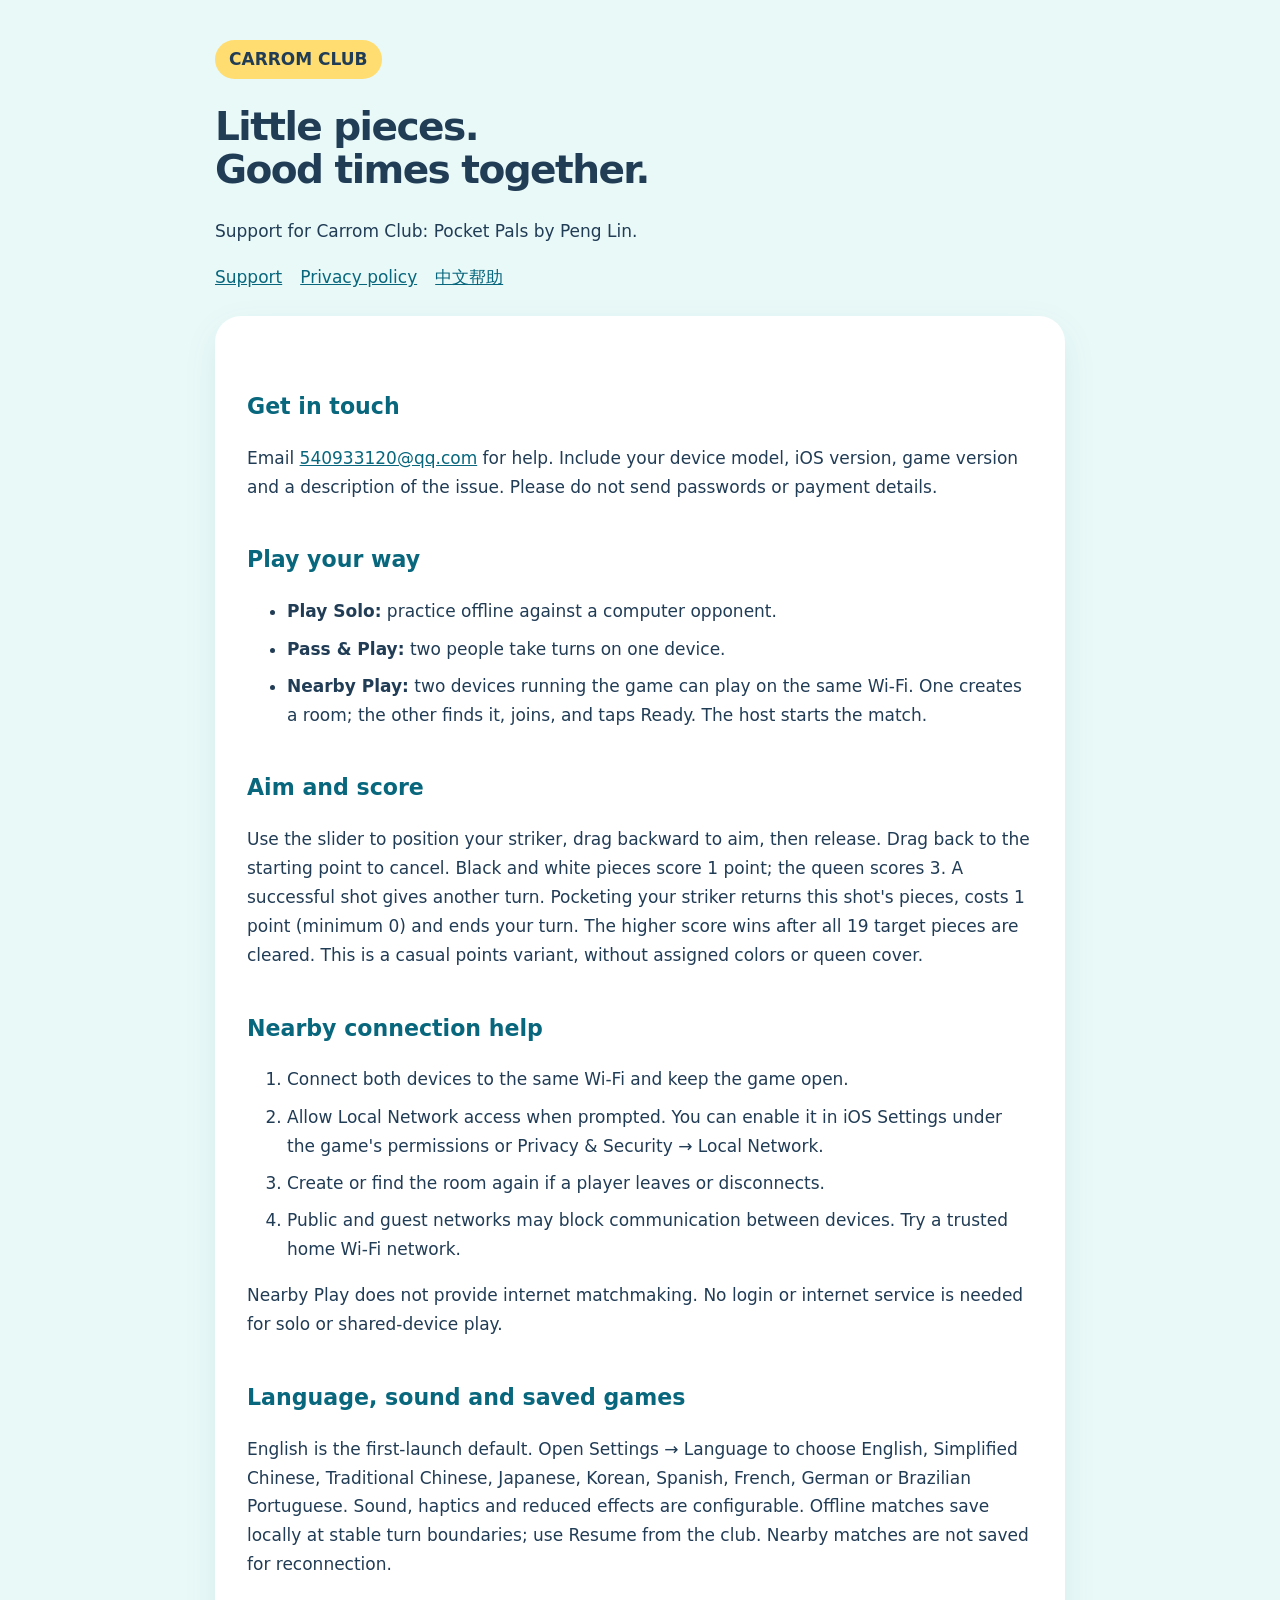
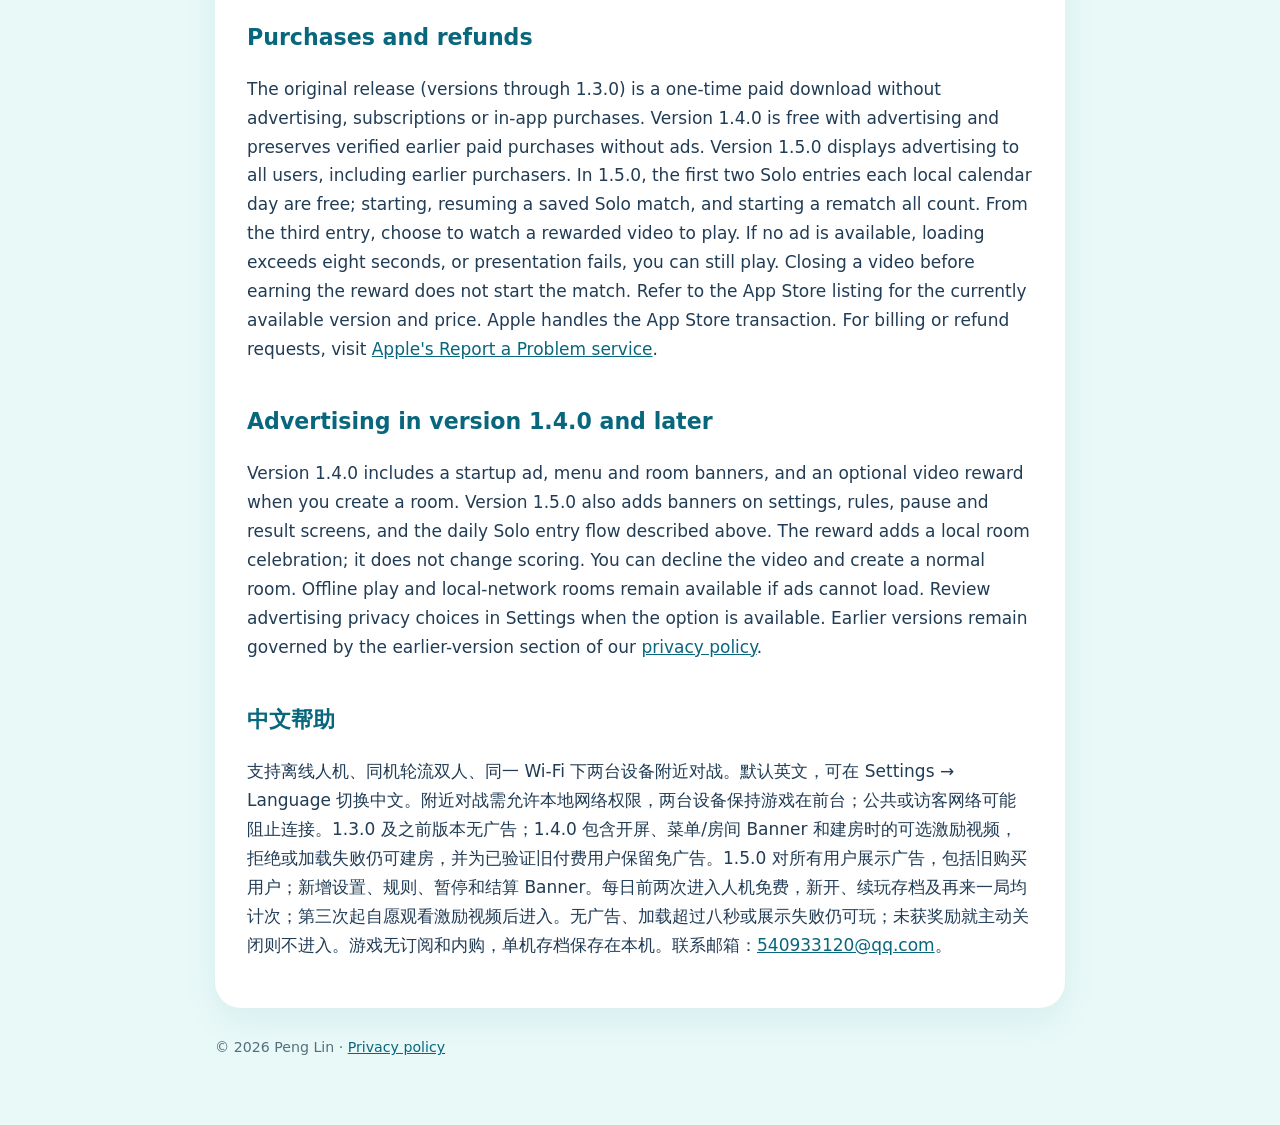
<file: index.html>
<!doctype html><html lang="en"><meta charset="utf-8"><meta name="viewport" content="width=device-width,initial-scale=1"><title>Carrom Club: Pocket Pals — Support</title><link rel="stylesheet" href="style.css"><header><span class="badge">CARROM CLUB</span><h1>Little pieces.<br>Good times together.</h1><p>Support for Carrom Club: Pocket Pals by Peng Lin.</p><nav><a href="index.html">Support</a><a href="privacy.html">Privacy policy</a><a href="#zh">中文帮助</a></nav></header><main><h2>Get in touch</h2><p>Email <a href="mailto:540933120@qq.com">540933120@qq.com</a> for help. Include your device model, iOS version, game version and a description of the issue. Please do not send passwords or payment details.</p><h2>Play your way</h2><ul><li><strong>Play Solo:</strong> practice offline against a computer opponent.</li><li><strong>Pass &amp; Play:</strong> two people take turns on one device.</li><li><strong>Nearby Play:</strong> two devices running the game can play on the same Wi-Fi. One creates a room; the other finds it, joins, and taps Ready. The host starts the match.</li></ul><h2>Aim and score</h2><p>Use the slider to position your striker, drag backward to aim, then release. Drag back to the starting point to cancel. Black and white pieces score 1 point; the queen scores 3. A successful shot gives another turn. Pocketing your striker returns this shot's pieces, costs 1 point (minimum 0) and ends your turn. The higher score wins after all 19 target pieces are cleared. This is a casual points variant, without assigned colors or queen cover.</p><h2>Nearby connection help</h2><ol><li>Connect both devices to the same Wi-Fi and keep the game open.</li><li>Allow Local Network access when prompted. You can enable it in iOS Settings under the game's permissions or Privacy &amp; Security → Local Network.</li><li>Create or find the room again if a player leaves or disconnects.</li><li>Public and guest networks may block communication between devices. Try a trusted home Wi-Fi network.</li></ol><p>Nearby Play does not provide internet matchmaking. No login or internet service is needed for solo or shared-device play.</p><h2>Language, sound and saved games</h2><p>English is the first-launch default. Open Settings → Language to choose English, Simplified Chinese, Traditional Chinese, Japanese, Korean, Spanish, French, German or Brazilian Portuguese. Sound, haptics and reduced effects are configurable. Offline matches save locally at stable turn boundaries; use Resume from the club. Nearby matches are not saved for reconnection.</p><h2>Purchases and refunds</h2><p>The original release (versions through 1.3.0) is a one-time paid download without advertising, subscriptions or in-app purchases. Version 1.4.0 is free with advertising and preserves verified earlier paid purchases without ads. Version 1.5.0 displays advertising to all users, including earlier purchasers. In 1.5.0, the first two Solo entries each local calendar day are free; starting, resuming a saved Solo match, and starting a rematch all count. From the third entry, choose to watch a rewarded video to play. If no ad is available, loading exceeds eight seconds, or presentation fails, you can still play. Closing a video before earning the reward does not start the match. Refer to the App Store listing for the currently available version and price. Apple handles the App Store transaction. For billing or refund requests, visit <a href="https://reportaproblem.apple.com/">Apple's Report a Problem service</a>.</p><h2>Advertising in version 1.4.0 and later</h2><p>Version 1.4.0 includes a startup ad, menu and room banners, and an optional video reward when you create a room. Version 1.5.0 also adds banners on settings, rules, pause and result screens, and the daily Solo entry flow described above. The reward adds a local room celebration; it does not change scoring. You can decline the video and create a normal room. Offline play and local-network rooms remain available if ads cannot load. Review advertising privacy choices in Settings when the option is available. Earlier versions remain governed by the earlier-version section of our <a href="privacy.html">privacy policy</a>.</p><h2 id="zh">中文帮助</h2><p>支持离线人机、同机轮流双人、同一 Wi-Fi 下两台设备附近对战。默认英文，可在 Settings → Language 切换中文。附近对战需允许本地网络权限，两台设备保持游戏在前台；公共或访客网络可能阻止连接。1.3.0 及之前版本无广告；1.4.0 包含开屏、菜单/房间 Banner 和建房时的可选激励视频，拒绝或加载失败仍可建房，并为已验证旧付费用户保留免广告。1.5.0 对所有用户展示广告，包括旧购买用户；新增设置、规则、暂停和结算 Banner。每日前两次进入人机免费，新开、续玩存档及再来一局均计次；第三次起自愿观看激励视频后进入。无广告、加载超过八秒或展示失败仍可玩；未获奖励就主动关闭则不进入。游戏无订阅和内购，单机存档保存在本机。联系邮箱：<a href="mailto:540933120@qq.com">540933120@qq.com</a>。</p></main><footer><small>© 2026 Peng Lin · <a href="privacy.html">Privacy policy</a></small></footer></html>
</file>
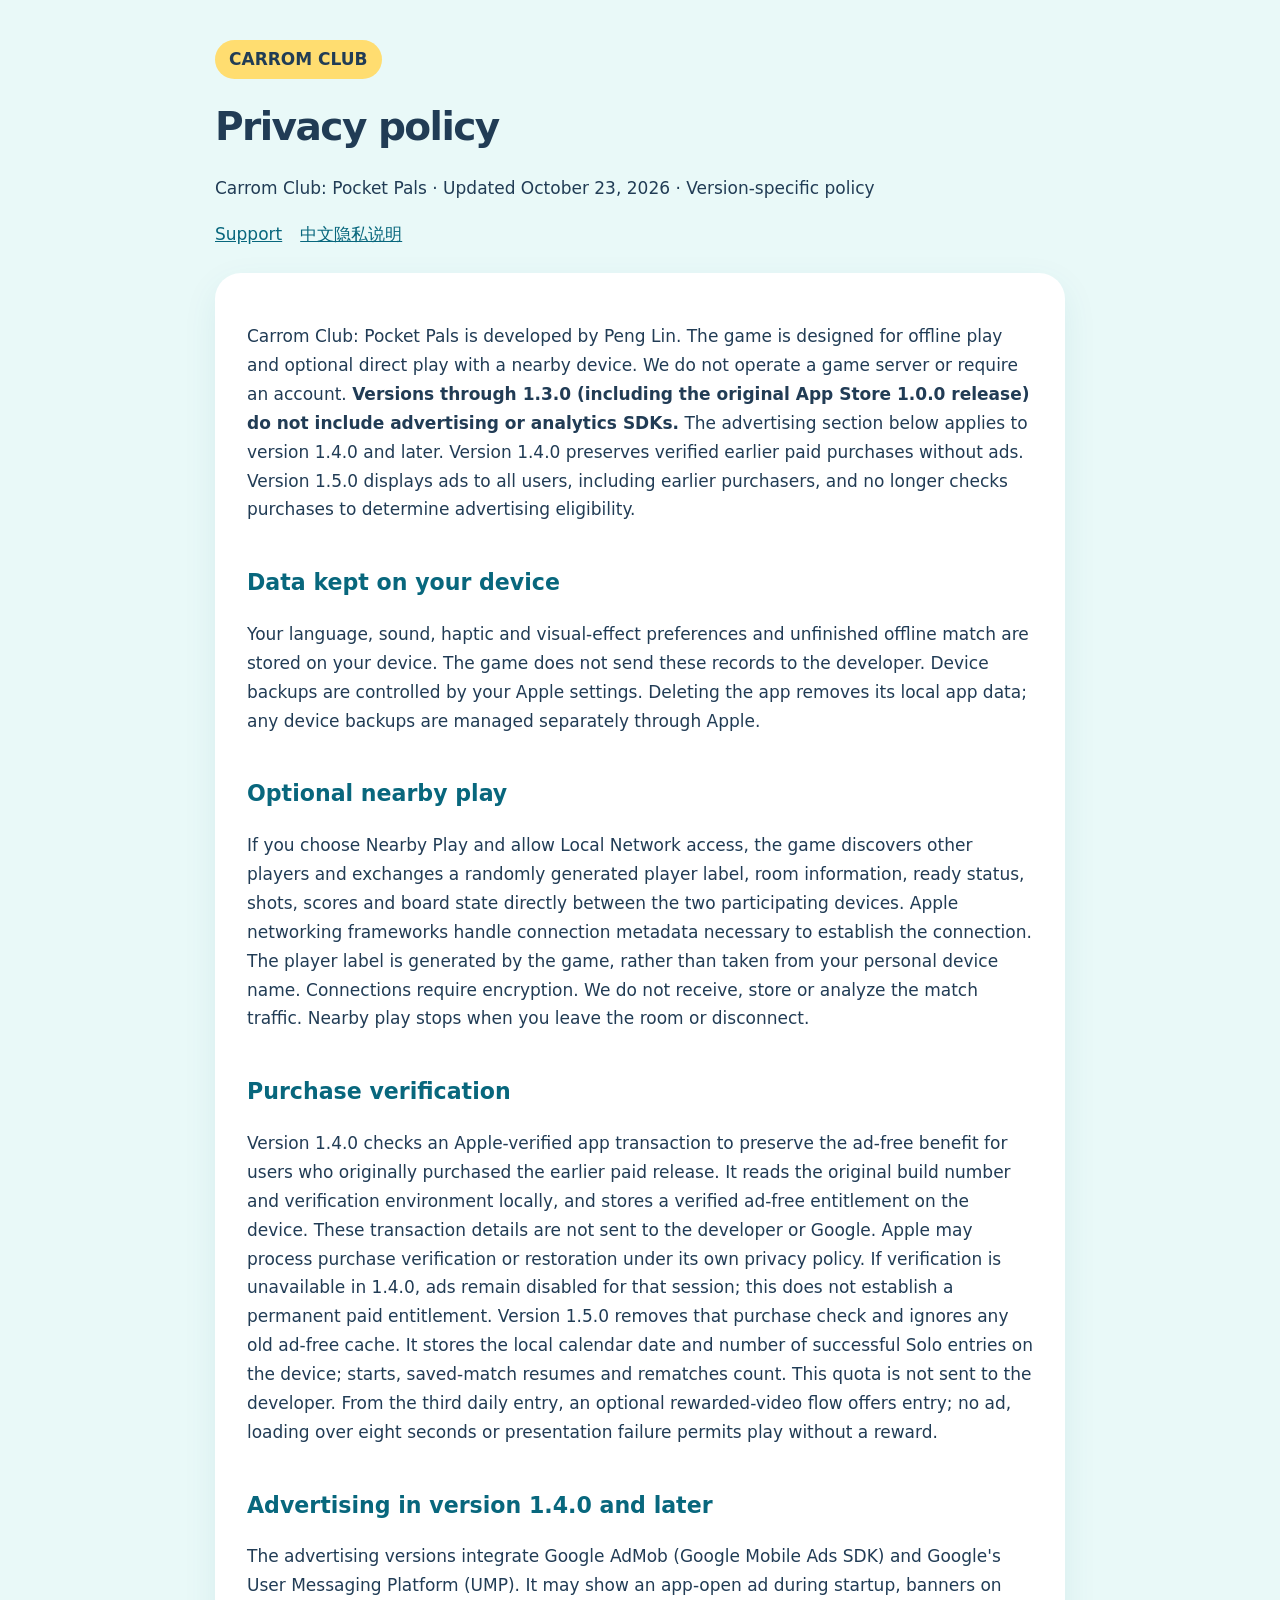
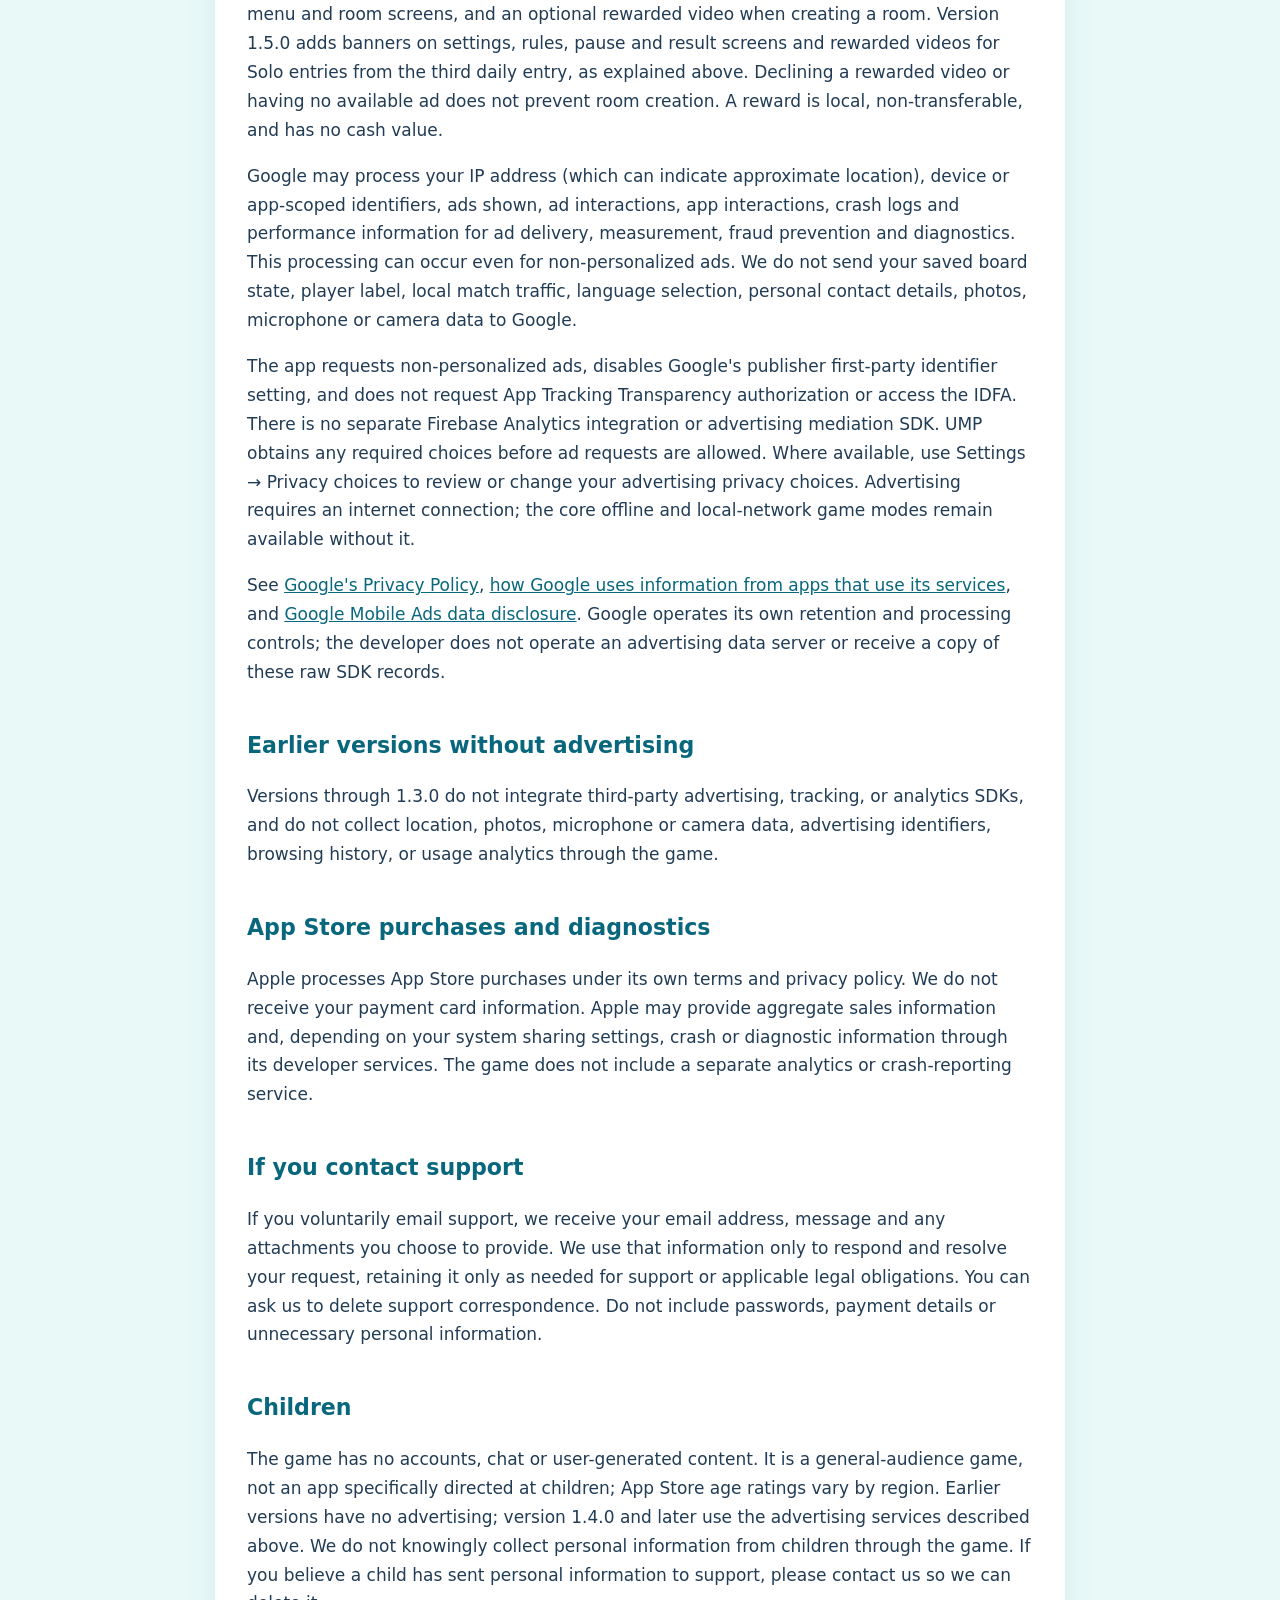
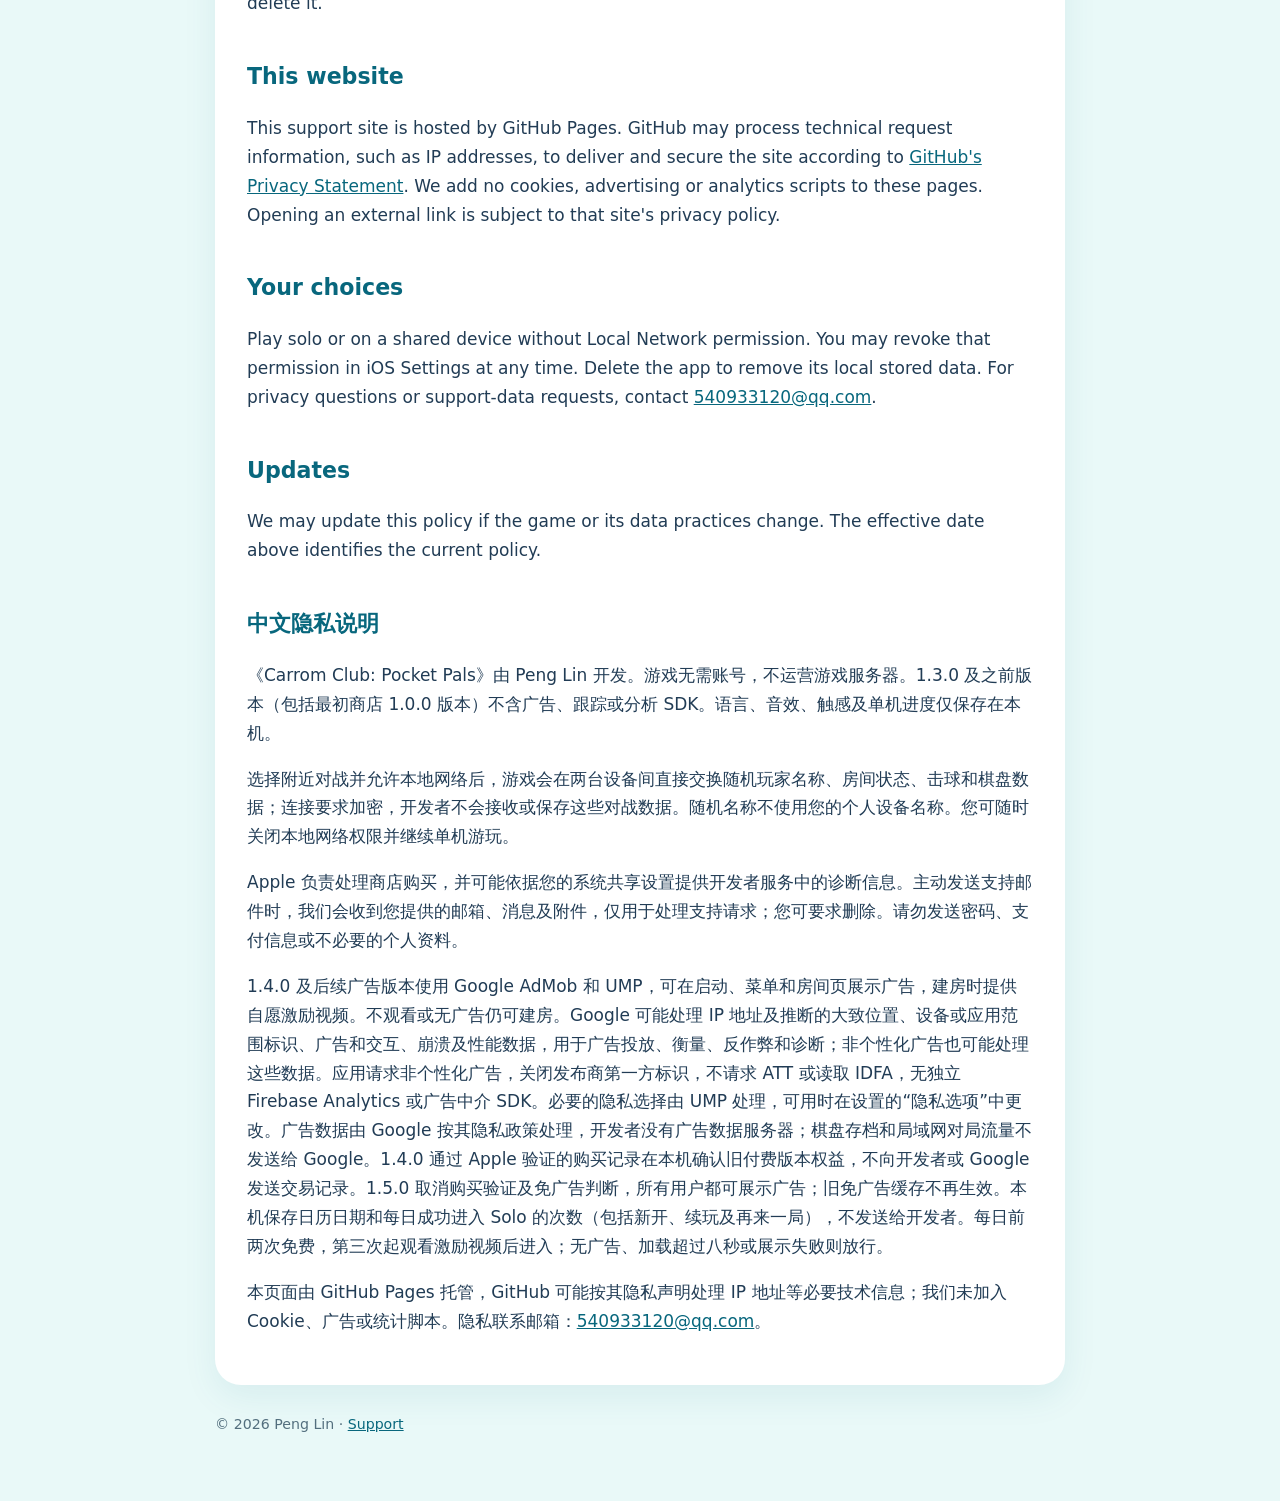
<file: privacy.html>
<!doctype html><html lang="en"><meta charset="utf-8"><meta name="viewport" content="width=device-width,initial-scale=1"><title>Carrom Club: Pocket Pals — Privacy Policy</title><link rel="stylesheet" href="style.css"><header><span class="badge">CARROM CLUB</span><h1>Privacy policy</h1><p>Carrom Club: Pocket Pals · Updated October 23, 2026 · Version-specific policy</p><nav><a href="index.html">Support</a><a href="#zh">中文隐私说明</a></nav></header><main><p>Carrom Club: Pocket Pals is developed by Peng Lin. The game is designed for offline play and optional direct play with a nearby device. We do not operate a game server or require an account. <strong>Versions through 1.3.0 (including the original App Store 1.0.0 release) do not include advertising or analytics SDKs.</strong> The advertising section below applies to version 1.4.0 and later. Version 1.4.0 preserves verified earlier paid purchases without ads. Version 1.5.0 displays ads to all users, including earlier purchasers, and no longer checks purchases to determine advertising eligibility.</p><h2>Data kept on your device</h2><p>Your language, sound, haptic and visual-effect preferences and unfinished offline match are stored on your device. The game does not send these records to the developer. Device backups are controlled by your Apple settings. Deleting the app removes its local app data; any device backups are managed separately through Apple.</p><h2>Optional nearby play</h2><p>If you choose Nearby Play and allow Local Network access, the game discovers other players and exchanges a randomly generated player label, room information, ready status, shots, scores and board state directly between the two participating devices. Apple networking frameworks handle connection metadata necessary to establish the connection. The player label is generated by the game, rather than taken from your personal device name. Connections require encryption. We do not receive, store or analyze the match traffic. Nearby play stops when you leave the room or disconnect.</p><h2>Purchase verification</h2><p>Version 1.4.0 checks an Apple-verified app transaction to preserve the ad-free benefit for users who originally purchased the earlier paid release. It reads the original build number and verification environment locally, and stores a verified ad-free entitlement on the device. These transaction details are not sent to the developer or Google. Apple may process purchase verification or restoration under its own privacy policy. If verification is unavailable in 1.4.0, ads remain disabled for that session; this does not establish a permanent paid entitlement. Version 1.5.0 removes that purchase check and ignores any old ad-free cache. It stores the local calendar date and number of successful Solo entries on the device; starts, saved-match resumes and rematches count. This quota is not sent to the developer. From the third daily entry, an optional rewarded-video flow offers entry; no ad, loading over eight seconds or presentation failure permits play without a reward.</p><h2>Advertising in version 1.4.0 and later</h2><p>The advertising versions integrate Google AdMob (Google Mobile Ads SDK) and Google's User Messaging Platform (UMP). It may show an app-open ad during startup, banners on menu and room screens, and an optional rewarded video when creating a room. Version 1.5.0 adds banners on settings, rules, pause and result screens and rewarded videos for Solo entries from the third daily entry, as explained above. Declining a rewarded video or having no available ad does not prevent room creation. A reward is local, non-transferable, and has no cash value.</p><p>Google may process your IP address (which can indicate approximate location), device or app-scoped identifiers, ads shown, ad interactions, app interactions, crash logs and performance information for ad delivery, measurement, fraud prevention and diagnostics. This processing can occur even for non-personalized ads. We do not send your saved board state, player label, local match traffic, language selection, personal contact details, photos, microphone or camera data to Google.</p><p>The app requests non-personalized ads, disables Google's publisher first-party identifier setting, and does not request App Tracking Transparency authorization or access the IDFA. There is no separate Firebase Analytics integration or advertising mediation SDK. UMP obtains any required choices before ad requests are allowed. Where available, use Settings → Privacy choices to review or change your advertising privacy choices. Advertising requires an internet connection; the core offline and local-network game modes remain available without it.</p><p>See <a href="https://policies.google.com/privacy">Google's Privacy Policy</a>, <a href="https://policies.google.com/technologies/partner-sites">how Google uses information from apps that use its services</a>, and <a href="https://developers.google.com/admob/ios/privacy/data-disclosure">Google Mobile Ads data disclosure</a>. Google operates its own retention and processing controls; the developer does not operate an advertising data server or receive a copy of these raw SDK records.</p><h2>Earlier versions without advertising</h2><p>Versions through 1.3.0 do not integrate third-party advertising, tracking, or analytics SDKs, and do not collect location, photos, microphone or camera data, advertising identifiers, browsing history, or usage analytics through the game.</p><h2>App Store purchases and diagnostics</h2><p>Apple processes App Store purchases under its own terms and privacy policy. We do not receive your payment card information. Apple may provide aggregate sales information and, depending on your system sharing settings, crash or diagnostic information through its developer services. The game does not include a separate analytics or crash-reporting service.</p><h2>If you contact support</h2><p>If you voluntarily email support, we receive your email address, message and any attachments you choose to provide. We use that information only to respond and resolve your request, retaining it only as needed for support or applicable legal obligations. You can ask us to delete support correspondence. Do not include passwords, payment details or unnecessary personal information.</p><h2>Children</h2><p>The game has no accounts, chat or user-generated content. It is a general-audience game, not an app specifically directed at children; App Store age ratings vary by region. Earlier versions have no advertising; version 1.4.0 and later use the advertising services described above. We do not knowingly collect personal information from children through the game. If you believe a child has sent personal information to support, please contact us so we can delete it.</p><h2>This website</h2><p>This support site is hosted by GitHub Pages. GitHub may process technical request information, such as IP addresses, to deliver and secure the site according to <a href="https://docs.github.com/en/site-policy/privacy-policies/github-general-privacy-statement">GitHub's Privacy Statement</a>. We add no cookies, advertising or analytics scripts to these pages. Opening an external link is subject to that site's privacy policy.</p><h2>Your choices</h2><p>Play solo or on a shared device without Local Network permission. You may revoke that permission in iOS Settings at any time. Delete the app to remove its local stored data. For privacy questions or support-data requests, contact <a href="mailto:540933120@qq.com">540933120@qq.com</a>.</p><h2>Updates</h2><p>We may update this policy if the game or its data practices change. The effective date above identifies the current policy.</p><h2 id="zh">中文隐私说明</h2><p>《Carrom Club: Pocket Pals》由 Peng Lin 开发。游戏无需账号，不运营游戏服务器。1.3.0 及之前版本（包括最初商店 1.0.0 版本）不含广告、跟踪或分析 SDK。语言、音效、触感及单机进度仅保存在本机。</p><p>选择附近对战并允许本地网络后，游戏会在两台设备间直接交换随机玩家名称、房间状态、击球和棋盘数据；连接要求加密，开发者不会接收或保存这些对战数据。随机名称不使用您的个人设备名称。您可随时关闭本地网络权限并继续单机游玩。</p><p>Apple 负责处理商店购买，并可能依据您的系统共享设置提供开发者服务中的诊断信息。主动发送支持邮件时，我们会收到您提供的邮箱、消息及附件，仅用于处理支持请求；您可要求删除。请勿发送密码、支付信息或不必要的个人资料。</p><p>1.4.0 及后续广告版本使用 Google AdMob 和 UMP，可在启动、菜单和房间页展示广告，建房时提供自愿激励视频。不观看或无广告仍可建房。Google 可能处理 IP 地址及推断的大致位置、设备或应用范围标识、广告和交互、崩溃及性能数据，用于广告投放、衡量、反作弊和诊断；非个性化广告也可能处理这些数据。应用请求非个性化广告，关闭发布商第一方标识，不请求 ATT 或读取 IDFA，无独立 Firebase Analytics 或广告中介 SDK。必要的隐私选择由 UMP 处理，可用时在设置的“隐私选项”中更改。广告数据由 Google 按其隐私政策处理，开发者没有广告数据服务器；棋盘存档和局域网对局流量不发送给 Google。1.4.0 通过 Apple 验证的购买记录在本机确认旧付费版本权益，不向开发者或 Google 发送交易记录。1.5.0 取消购买验证及免广告判断，所有用户都可展示广告；旧免广告缓存不再生效。本机保存日历日期和每日成功进入 Solo 的次数（包括新开、续玩及再来一局），不发送给开发者。每日前两次免费，第三次起观看激励视频后进入；无广告、加载超过八秒或展示失败则放行。</p><p>本页面由 GitHub Pages 托管，GitHub 可能按其隐私声明处理 IP 地址等必要技术信息；我们未加入 Cookie、广告或统计脚本。隐私联系邮箱：<a href="mailto:540933120@qq.com">540933120@qq.com</a>。</p></main><footer><small>© 2026 Peng Lin · <a href="index.html">Support</a></small></footer></html>
</file>
<file: style.css>
:root{font:17px/1.7 system-ui,sans-serif;color:#213c55;background:#e9f9f8}body{max-width:850px;margin:0 auto;padding:40px 22px}header,main,footer{margin-bottom:24px}main{background:white;border-radius:26px;padding:32px;box-shadow:0 12px 35px #08677d14}h1{font-size:2.3rem;line-height:1.1;letter-spacing:-.04em}h2{font-size:1.3rem;margin-top:1.8em;color:#08677d}a{color:#08677d}nav a{margin-right:18px}small{color:#536f7e}.badge{display:inline-block;background:#ffdd70;padding:5px 14px;border-radius:20px;font-weight:700}li{margin-bottom:.5em}@media(max-width:500px){body{padding:24px 16px}main{padding:22px}h1{font-size:2rem}}
</file>
